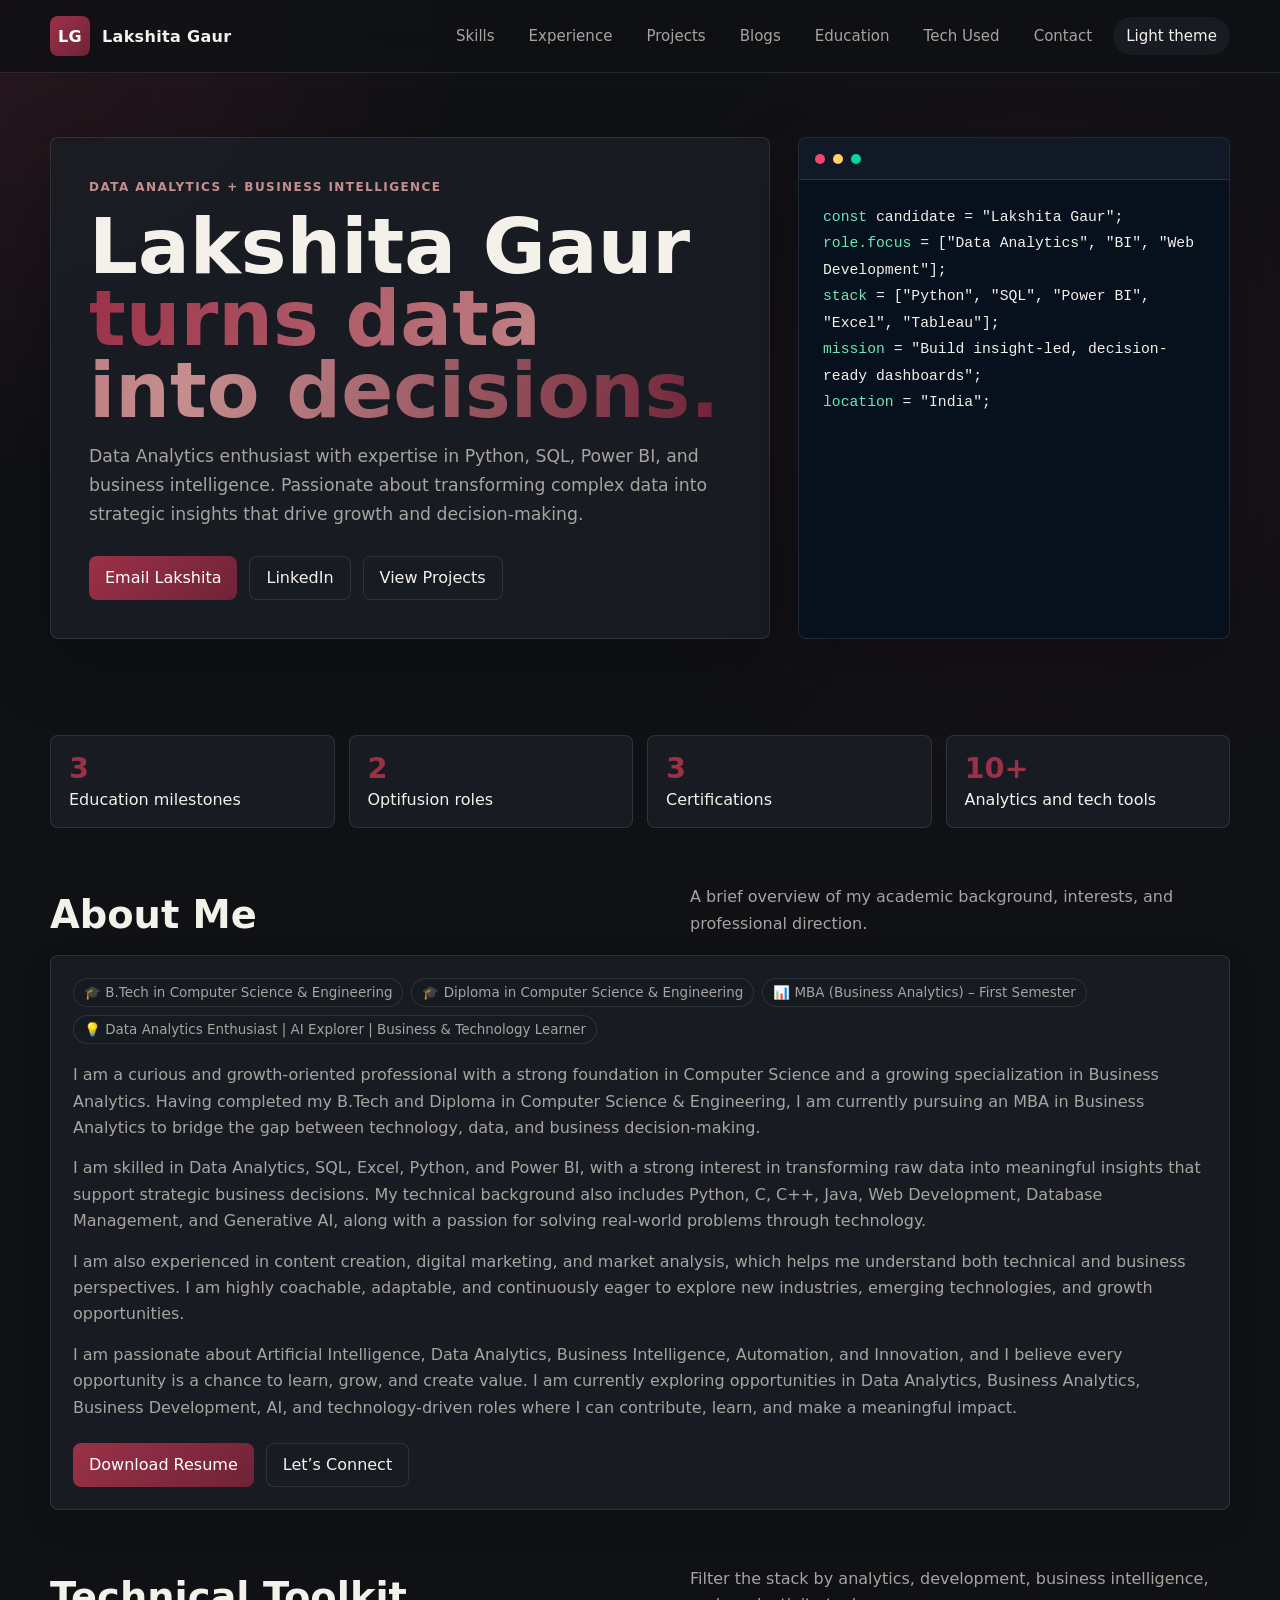
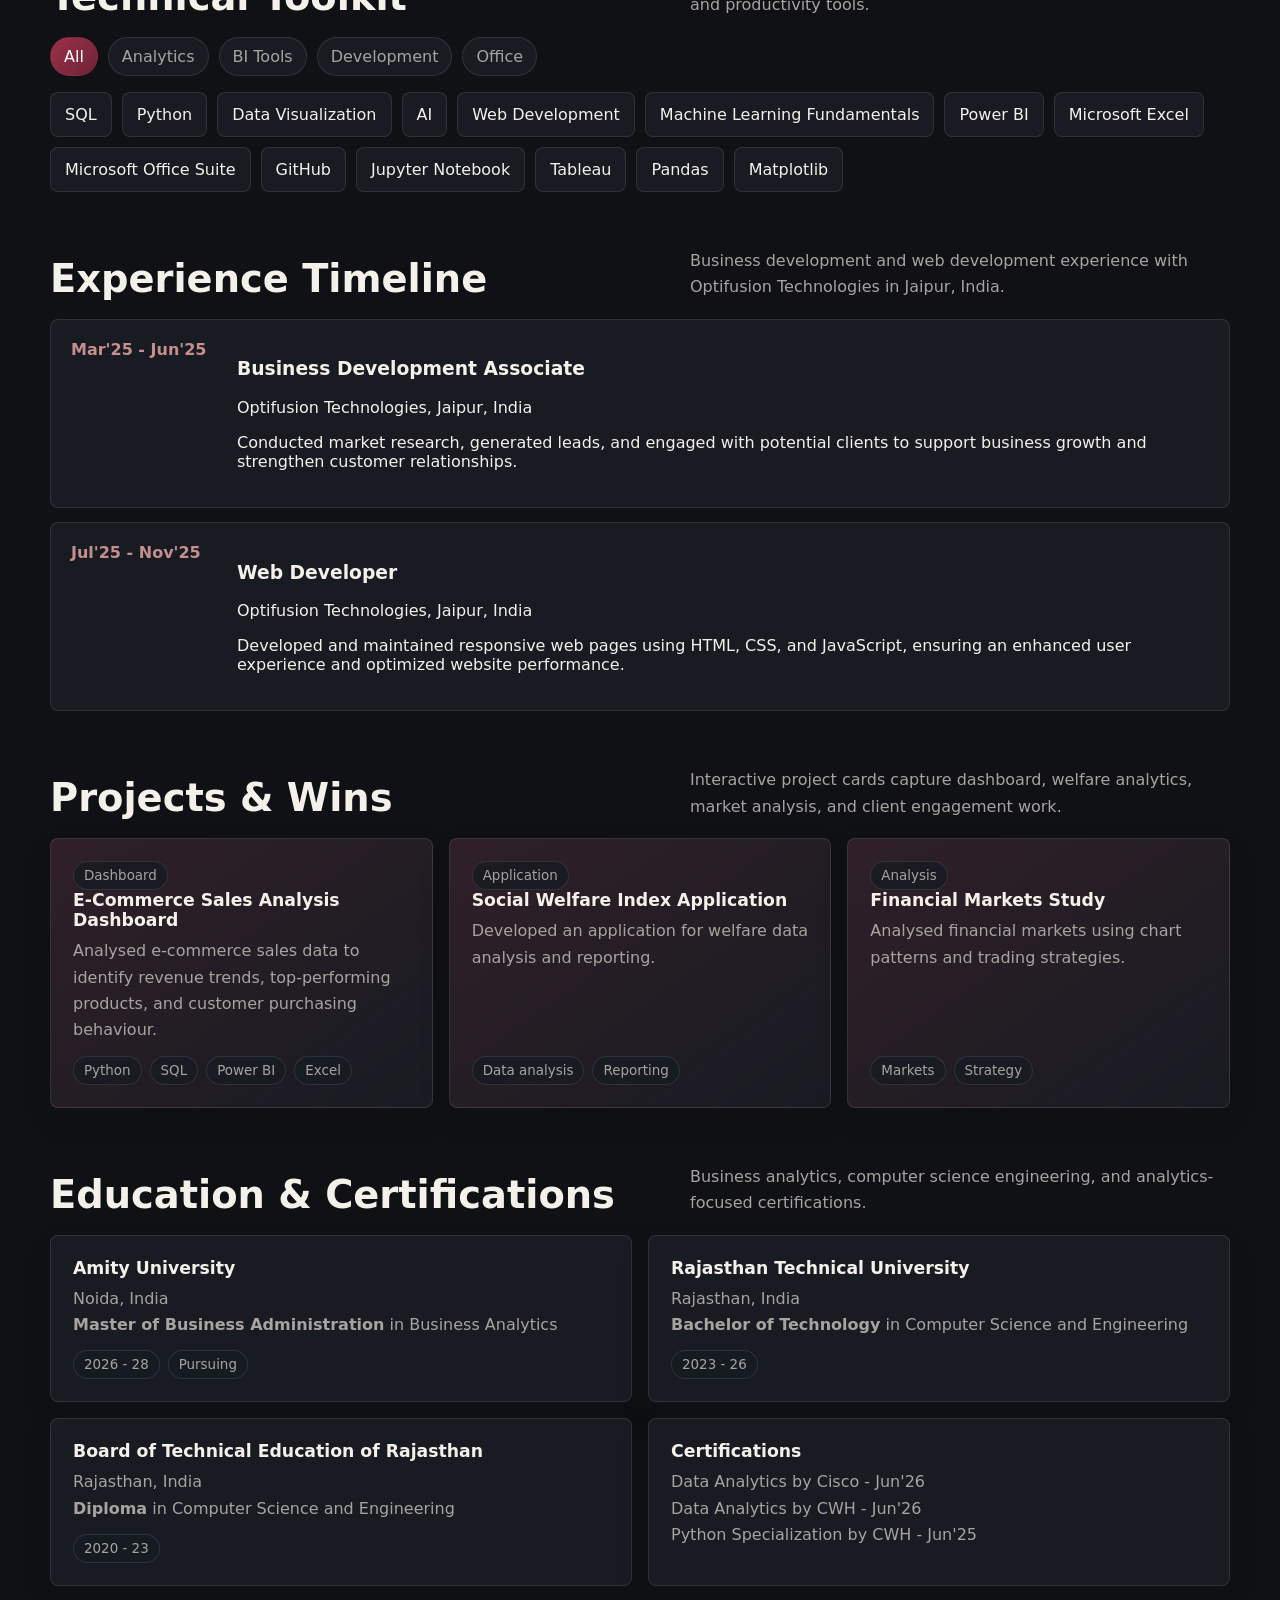
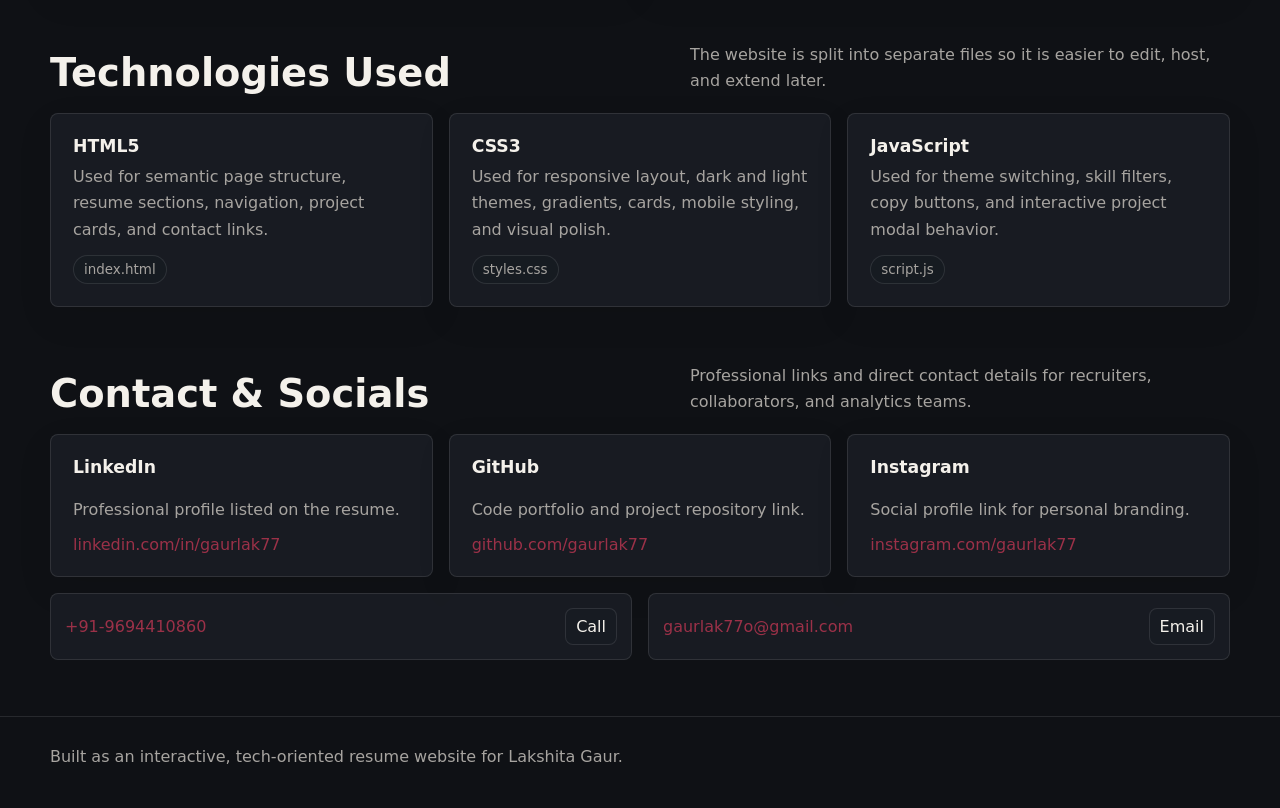
<file: index.html>
<!DOCTYPE html>
<html lang="en">

<head>
  <meta charset="UTF-8">
  <meta name="viewport" content="width=device-width, initial-scale=1.0">
  <title>Lakshita Gaur | Data Analytics Portfolio</title>
  <link rel="icon" type="image/png" href="logo.png">
  <meta name="description"
    content="Interactive resume website for Lakshita Gaur, Data Analytics and Business Intelligence enthusiast.">
  <link rel="stylesheet" href="styles.css">
</head>

<body>
  <header class="topbar">
    <nav class="shell nav" aria-label="Main navigation">
      <a class="brand" href="#top" aria-label="Lakshita Gaur home">
        <span class="brand-mark">LG</span>
        <span>Lakshita Gaur</span>
      </a>
      <div class="nav-links">
        <a href="#skills">Skills</a>
        <a href="#experience">Experience</a>
        <a href="#projects">Projects</a>
        <a href="blog.html">Blogs</a>
        <a href="#education">Education</a>
        <a href="#technologies">Tech Used</a>
        <a href="#contact">Contact</a>
        <button class="theme-toggle" type="button" id="themeToggle">Light theme</button>
      </div>
    </nav>
  </header>

  <main id="top" class="shell">
    <section class="hero" aria-label="Intro">
      <div class="hero-copy">
        <span class="eyebrow">Data analytics + business intelligence</span>
        <h1>Lakshita Gaur<br><span class="gradient-text">turns data into decisions.</span></h1>
        <p>
          Data Analytics enthusiast with expertise in Python, SQL, Power BI, and business intelligence.
          Passionate about transforming complex data into strategic insights that drive growth and decision-making.
        </p>
        <div class="actions">
          <a class="btn primary" href="mailto:gaurlak77o@gmail.com">Email Lakshita</a>
          <a class="btn" href="https://www.linkedin.com/in/gaurlak77" target="_blank" rel="noreferrer">LinkedIn</a>
          <a class="btn" href="#projects">View Projects</a>
        </div>
      </div>

      <aside class="terminal" aria-label="Profile terminal">
        <div class="terminal-bar">
          <span class="dot"></span>
          <span class="dot"></span>
          <span class="dot"></span>
        </div>
        <div class="terminal-body">
          <div><span>const</span> candidate = "Lakshita Gaur";</div>
          <div><span>role.focus</span> = ["Data Analytics", "BI", "Web Development"];</div>
          <div><span>stack</span> = ["Python", "SQL", "Power BI", "Excel", "Tableau"];</div>
          <div><span>mission</span> = "Build insight-led, decision-ready dashboards";</div>
          <div><span>location</span> = "India";</div>
        </div>
      </aside>
    </section>

    <div class="stats" aria-label="Resume highlights">
      <div class="stat"><strong>3</strong><span>Education milestones</span></div>
      <div class="stat"><strong>2</strong><span>Optifusion roles</span></div>
      <div class="stat"><strong>3</strong><span>Certifications</span></div>
      <div class="stat"><strong>10+</strong><span>Analytics and tech tools</span></div>
    </div>

    <section id="about">
      <div class="section-head">
        <h2>About Me</h2>
        <p>A brief overview of my academic background, interests, and professional direction.</p>
      </div>
      <div class="card about-card">
        <div class="about-highlights">
          <span class="pill">🎓 B.Tech in Computer Science & Engineering</span>
          <span class="pill">🎓 Diploma in Computer Science & Engineering</span>
          <span class="pill">📊 MBA (Business Analytics) – First Semester</span>
          <span class="pill">💡 Data Analytics Enthusiast | AI Explorer | Business & Technology Learner</span>
        </div>
        <p>
          I am a curious and growth-oriented professional with a strong foundation in Computer Science and a growing
          specialization in Business Analytics. Having completed my B.Tech and Diploma in Computer Science &
          Engineering, I am currently pursuing an MBA in Business Analytics to bridge the gap between technology, data,
          and business decision-making.
        </p>
        <p>
          I am skilled in Data Analytics, SQL, Excel, Python, and Power BI, with a strong interest in transforming raw
          data into meaningful insights that support strategic business decisions. My technical background also includes
          Python, C, C++, Java, Web Development, Database Management, and Generative AI, along with a passion for
          solving real-world problems through technology.
        </p>
        <p>
          I am also experienced in content creation, digital marketing, and market analysis, which helps me understand
          both technical and business perspectives. I am highly coachable, adaptable, and continuously eager to explore
          new industries, emerging technologies, and growth opportunities.
        </p>
        <p>
          I am passionate about Artificial Intelligence, Data Analytics, Business Intelligence, Automation, and
          Innovation, and I believe every opportunity is a chance to learn, grow, and create value. I am currently
          exploring opportunities in Data Analytics, Business Analytics, Business Development, AI, and technology-driven
          roles where I can contribute, learn, and make a meaningful impact.
        </p>
        <div class="actions">
          <a class="btn primary" href="resume.pdf" download>Download Resume</a>
          <a class="btn" href="#contact">Let’s Connect</a>
        </div>
      </div>
    </section>

    <section id="skills">
      <div class="section-head">
        <h2>Technical Toolkit</h2>
        <p>Filter the stack by analytics, development, business intelligence, and productivity tools.</p>
      </div>
      <div class="filters" aria-label="Skill filters">
        <button class="filter active" type="button" data-filter="all">All</button>
        <button class="filter" type="button" data-filter="analytics">Analytics</button>
        <button class="filter" type="button" data-filter="bi">BI Tools</button>
        <button class="filter" type="button" data-filter="dev">Development</button>
        <button class="filter" type="button" data-filter="office">Office</button>
      </div>
      <div class="skill-cloud" id="skillCloud">
        <span class="skill-chip" data-type="analytics">SQL</span>
        <span class="skill-chip" data-type="analytics dev">Python</span>
        <span class="skill-chip" data-type="analytics bi">Data Visualization</span>
        <span class="skill-chip" data-type="analytics">AI</span>
        <span class="skill-chip" data-type="dev">Web Development</span>
        <span class="skill-chip" data-type="analytics">Machine Learning Fundamentals</span>
        <span class="skill-chip" data-type="bi">Power BI</span>
        <span class="skill-chip" data-type="office analytics">Microsoft Excel</span>
        <span class="skill-chip" data-type="office">Microsoft Office Suite</span>
        <span class="skill-chip" data-type="dev">GitHub</span>
        <span class="skill-chip" data-type="analytics dev">Jupyter Notebook</span>
        <span class="skill-chip" data-type="bi analytics">Tableau</span>
        <span class="skill-chip" data-type="analytics dev">Pandas</span>
        <span class="skill-chip" data-type="analytics dev">Matplotlib</span>
      </div>
    </section>

    <section id="experience">
      <div class="section-head">
        <h2>Experience Timeline</h2>
        <p>Business development and web development experience with Optifusion Technologies in Jaipur, India.</p>
      </div>
      <div class="timeline">
        <article class="timeline-item">
          <div class="date">Mar'25 - Jun'25</div>
          <div>
            <h3>Business Development Associate</h3>
            <p>Optifusion Technologies, Jaipur, India</p>
            <p>Conducted market research, generated leads, and engaged with potential clients to support business growth
              and strengthen customer relationships.</p>
          </div>
        </article>
        <article class="timeline-item">
          <div class="date">Jul'25 - Nov'25</div>
          <div>
            <h3>Web Developer</h3>
            <p>Optifusion Technologies, Jaipur, India</p>
            <p>Developed and maintained responsive web pages using HTML, CSS, and JavaScript, ensuring an enhanced user
              experience and optimized website performance.</p>
          </div>
        </article>
      </div>
    </section>

    <section id="projects">
      <div class="section-head">
        <h2>Projects & Wins</h2>
        <p>Interactive project cards capture dashboard, welfare analytics, market analysis, and client engagement work.
        </p>
      </div>
      <div class="grid three">
        <article class="card project-card" tabindex="0" role="button" data-project="sales">
          <div>
            <span class="pill">Dashboard</span>
            <h3>E-Commerce Sales Analysis Dashboard</h3>
            <p>Analysed e-commerce sales data to identify revenue trends, top-performing products, and customer
              purchasing behaviour.</p>
          </div>
          <div class="meta">
            <span class="pill">Python</span>
            <span class="pill">SQL</span>
            <span class="pill">Power BI</span>
            <span class="pill">Excel</span>
          </div>
        </article>
        <article class="card project-card" tabindex="0" role="button" data-project="welfare">
          <div>
            <span class="pill">Application</span>
            <h3>Social Welfare Index Application</h3>
            <p>Developed an application for welfare data analysis and reporting.</p>
          </div>
          <div class="meta">
            <span class="pill">Data analysis</span>
            <span class="pill">Reporting</span>
          </div>
        </article>
        <article class="card project-card" tabindex="0" role="button" data-project="markets">
          <div>
            <span class="pill">Analysis</span>
            <h3>Financial Markets Study</h3>
            <p>Analysed financial markets using chart patterns and trading strategies.</p>
          </div>
          <div class="meta">
            <span class="pill">Markets</span>
            <span class="pill">Strategy</span>
          </div>
        </article>
      </div>
    </section>

    <section id="education">
      <div class="section-head">
        <h2>Education & Certifications</h2>
        <p>Business analytics, computer science engineering, and analytics-focused certifications.</p>
      </div>
      <div class="grid two">
        <article class="card">
          <h3>Amity University</h3>
          <p>Noida, India</p>
          <p><strong>Master of Business Administration</strong> in Business Analytics</p>
          <div class="meta"><span class="pill">2026 - 28</span><span class="pill">Pursuing</span></div>
        </article>
        <article class="card">
          <h3>Rajasthan Technical University</h3>
          <p>Rajasthan, India</p>
          <p><strong>Bachelor of Technology</strong> in Computer Science and Engineering</p>
          <div class="meta"><span class="pill">2023 - 26</span></div>
        </article>
        <article class="card">
          <h3>Board of Technical Education of Rajasthan</h3>
          <p>Rajasthan, India</p>
          <p><strong>Diploma</strong> in Computer Science and Engineering</p>
          <div class="meta"><span class="pill">2020 - 23</span></div>
        </article>
        <article class="card">
          <h3>Certifications</h3>
          <p>Data Analytics by Cisco - Jun'26</p>
          <p>Data Analytics by CWH - Jun'26</p>
          <p>Python Specialization by CWH - Jun'25</p>
        </article>
      </div>
    </section>

    <section id="technologies">
      <div class="section-head">
        <h2>Technologies Used</h2>
        <p>The website is split into separate files so it is easier to edit, host, and extend later.</p>
      </div>
      <div class="grid three">
        <article class="card">
          <h3>HTML5</h3>
          <p>Used for semantic page structure, resume sections, navigation, project cards, and contact links.</p>
          <div class="meta"><span class="pill">index.html</span></div>
        </article>
        <article class="card">
          <h3>CSS3</h3>
          <p>Used for responsive layout, dark and light themes, gradients, cards, mobile styling, and visual polish.</p>
          <div class="meta"><span class="pill">styles.css</span></div>
        </article>
        <article class="card">
          <h3>JavaScript</h3>
          <p>Used for theme switching, skill filters, copy buttons, and interactive project modal behavior.</p>
          <div class="meta"><span class="pill">script.js</span></div>
        </article>
      </div>
    </section>

    <section id="contact">
      <div class="section-head">
        <h2>Contact & Socials</h2>
        <p>Professional links and direct contact details for recruiters, collaborators, and analytics teams.</p>
      </div>
      <div class="contact-grid">
        <article class="card social-card">
          <h3>LinkedIn</h3>
          <p>Professional profile listed on the resume.</p>
          <a href="https://www.linkedin.com/in/gaurlak77" target="_blank" rel="noreferrer">linkedin.com/in/gaurlak77</a>
        </article>
        <article class="card social-card">
          <h3>GitHub</h3>
          <p>Code portfolio and project repository link.</p>
          <a href="https://github.com/gaurlak77" target="_blank" rel="noreferrer">github.com/gaurlak77</a>
        </article>
        <article class="card social-card">
          <h3>Instagram</h3>
          <p>Social profile link for personal branding.</p>
          <a href="https://www.instagram.com/gaurlak77" target="_blank" rel="noreferrer">instagram.com/gaurlak77</a>
        </article>
      </div>
      <div class="grid two contact-copy-grid">
        <div class="copy-row">
          <a href="tel:+919694410860">+91-9694410860</a>
          <a class="contact-link" href="tel:+919694410860">Call</a>
        </div>
        <div class="copy-row">
          <a href="mailto:gaurlak77o@gmail.com">gaurlak77o@gmail.com</a>
          <a class="contact-link" href="mailto:gaurlak77o@gmail.com">Email</a>
        </div>
      </div>
    </section>
  </main>

  <div class="modal" id="projectModal" aria-hidden="true" aria-labelledby="modalTitle" role="dialog">
    <div class="modal-panel">
      <h2 id="modalTitle">Project</h2>
      <p id="modalIntro"></p>
      <ul id="modalList"></ul>
      <button class="btn primary" type="button" id="closeModal">Close</button>
    </div>
  </div>

  <footer>
    <div class="shell">
      Built as an interactive, tech-oriented resume website for Lakshita Gaur.
    </div>
  </footer>

  <script src="script.js"></script>
</body>

</html>
</file>
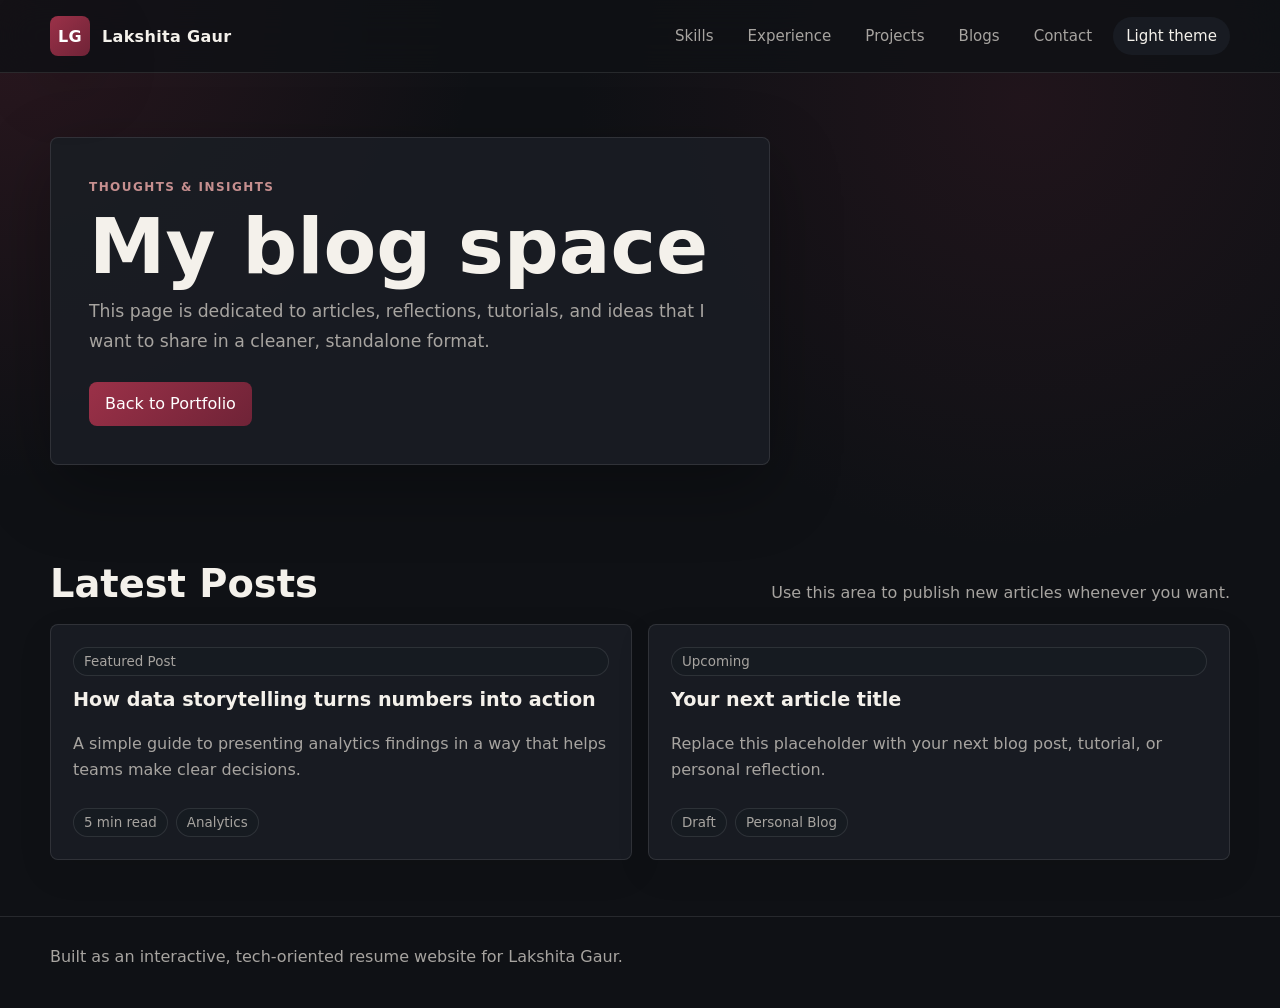
<file: blog.html>
<!DOCTYPE html>
<html lang="en">

<head>
    <meta charset="UTF-8">
    <meta name="viewport" content="width=device-width, initial-scale=1.0">
    <title>Blogs | Lakshita Gaur</title>
    <meta name="description" content="A dedicated blog page for Lakshita Gaur's articles and posts.">
    <link rel="stylesheet" href="styles.css">
</head>

<body>
    <header class="topbar">
        <nav class="shell nav" aria-label="Main navigation">
            <a class="brand" href="index.html" aria-label="Lakshita Gaur home">
                <span class="brand-mark">LG</span>
                <span>Lakshita Gaur</span>
            </a>
            <div class="nav-links">
                <a href="index.html#skills">Skills</a>
                <a href="index.html#experience">Experience</a>
                <a href="index.html#projects">Projects</a>
                <a href="blog.html" aria-current="page">Blogs</a>
                <a href="index.html#contact">Contact</a>
                <button class="theme-toggle" type="button" id="themeToggle">Light theme</button>
            </div>
        </nav>
    </header>

    <main class="shell">
        <section class="hero" aria-label="Blog intro">
            <div class="hero-copy">
                <span class="eyebrow">Thoughts & insights</span>
                <h1>My blog space</h1>
                <p>
                    This page is dedicated to articles, reflections, tutorials, and ideas that I want to share in a
                    cleaner, standalone format.
                </p>
                <div class="actions">
                    <a class="btn primary" href="index.html">Back to Portfolio</a>
                </div>
            </div>
        </section>

        <section>
            <div class="section-head">
                <h2>Latest Posts</h2>
                <p>Use this area to publish new articles whenever you want.</p>
            </div>
            <div class="grid two">
                <article class="card blog-card">
                    <span class="pill">Featured Post</span>
                    <h3>How data storytelling turns numbers into action</h3>
                    <p>A simple guide to presenting analytics findings in a way that helps teams make clear decisions.
                    </p>
                    <div class="meta">
                        <span class="pill">5 min read</span>
                        <span class="pill">Analytics</span>
                    </div>
                </article>
                <article class="card blog-card">
                    <span class="pill">Upcoming</span>
                    <h3>Your next article title</h3>
                    <p>Replace this placeholder with your next blog post, tutorial, or personal reflection.</p>
                    <div class="meta">
                        <span class="pill">Draft</span>
                        <span class="pill">Personal Blog</span>
                    </div>
                </article>
            </div>
        </section>
    </main>

    <footer>
        <div class="shell">
            Built as an interactive, tech-oriented resume website for Lakshita Gaur.
        </div>
    </footer>

    <script src="script.js"></script>
</body>

</html>
</file>
<file: styles.css>
:root {
  --bg: #0f1115;
  --panel: rgba(26, 29, 36, 0.9);
  --panel-strong: #171b22;
  --text: #f4f1eb;
  --muted: #a7a4a0;
  --brand: #9b3148;
  --brand-2: #6f2337;
  --accent: #c68f8f;
  --line: rgba(255, 255, 255, 0.1);
  --shadow: 0 24px 70px rgba(0, 0, 0, 0.3);
}

body.light {
  --bg: #f5f2ee;
  --panel: rgba(255, 255, 255, 0.92);
  --panel-strong: #fcf9f7;
  --text: #24181b;
  --muted: #6f6266;
  --brand: #9b3148;
  --brand-2: #7a2f41;
  --accent: #8b5a62;
  --line: rgba(36, 24, 27, 0.11);
  --shadow: 0 16px 44px rgba(70, 44, 49, 0.12);
}

* {
  box-sizing: border-box;
}

html {
  scroll-behavior: smooth;
}

body {
  margin: 0;
  font-family: Inter, ui-sans-serif, system-ui, -apple-system, BlinkMacSystemFont, "Segoe UI", sans-serif;
  color: var(--text);
  background:
    radial-gradient(circle at top left, rgba(155, 49, 72, 0.2), transparent 30rem),
    radial-gradient(circle at 80% 10%, rgba(111, 35, 55, 0.18), transparent 28rem),
    linear-gradient(135deg, var(--bg), var(--bg));
  min-height: 100vh;
  transition: background 0.3s ease, color 0.3s ease;
}

body.light {
  background:
    radial-gradient(circle at top left, rgba(155, 49, 72, 0.08), transparent 28rem),
    radial-gradient(circle at 80% 10%, rgba(111, 35, 55, 0.06), transparent 24rem),
    linear-gradient(135deg, var(--bg), #f7f2f0);
}

a {
  color: inherit;
  text-decoration: none;
}

button {
  font: inherit;
}

.shell {
  width: min(1180px, calc(100% - 32px));
  margin: 0 auto;
}

.topbar {
  position: sticky;
  top: 0;
  z-index: 20;
  backdrop-filter: blur(18px);
  background: color-mix(in srgb, var(--bg) 78%, transparent);
  border-bottom: 1px solid var(--line);
}

.nav {
  display: flex;
  align-items: center;
  justify-content: space-between;
  min-height: 72px;
  gap: 18px;
}

.brand {
  display: flex;
  align-items: center;
  gap: 12px;
  font-weight: 800;
  letter-spacing: 0.02em;
}

.brand-mark {
  display: grid;
  place-items: center;
  width: 40px;
  height: 40px;
  border-radius: 8px;
  background: linear-gradient(135deg, var(--brand), var(--brand-2));
  color: white;
  box-shadow: var(--shadow);
}

.nav-links {
  display: flex;
  align-items: center;
  gap: 8px;
  color: var(--muted);
  font-size: 0.94rem;
}

.nav-links a,
.theme-toggle {
  border: 1px solid transparent;
  border-radius: 999px;
  padding: 9px 12px;
}

.nav-links a:hover,
.theme-toggle:hover {
  border-color: var(--line);
  color: var(--text);
  background: var(--panel);
}

.theme-toggle {
  cursor: pointer;
  color: var(--text);
  background: var(--panel);
}

.hero {
  display: grid;
  grid-template-columns: minmax(0, 1.25fr) minmax(320px, 0.75fr);
  gap: 28px;
  align-items: stretch;
  padding: 64px 0 40px;
}

.hero-copy {
  padding: 38px;
  border: 1px solid var(--line);
  border-radius: 8px;
  background: var(--panel);
  box-shadow: var(--shadow);
}

.eyebrow {
  display: inline-flex;
  gap: 8px;
  align-items: center;
  color: var(--accent);
  font-weight: 700;
  text-transform: uppercase;
  letter-spacing: 0.12em;
  font-size: 0.75rem;
}

h1 {
  margin: 16px 0 14px;
  font-size: clamp(2.5rem, 6vw, 5.4rem);
  line-height: 0.94;
  letter-spacing: 0;
}

.gradient-text {
  background: linear-gradient(100deg, var(--brand), var(--accent), var(--brand-2));
  -webkit-background-clip: text;
  background-clip: text;
  color: transparent;
}

.hero-copy p {
  max-width: 760px;
  margin: 0;
  color: var(--muted);
  font-size: 1.08rem;
  line-height: 1.7;
}

.actions {
  display: flex;
  flex-wrap: wrap;
  gap: 12px;
  margin-top: 26px;
}

.btn {
  display: inline-flex;
  align-items: center;
  justify-content: center;
  gap: 8px;
  border: 1px solid var(--line);
  border-radius: 8px;
  min-height: 44px;
  padding: 0 16px;
  cursor: pointer;
  background: var(--panel-strong);
  color: var(--text);
  transition: transform 0.2s ease, border-color 0.2s ease, background 0.2s ease;
}

.btn:hover {
  transform: translateY(-2px);
  border-color: color-mix(in srgb, var(--brand) 70%, var(--line));
}

.btn.primary {
  border: 0;
  color: white;
  background: linear-gradient(135deg, var(--brand), var(--brand-2));
}

.terminal {
  position: relative;
  overflow: hidden;
  border: 1px solid var(--line);
  border-radius: 8px;
  background: #07101d;
  box-shadow: var(--shadow);
}

body.light .terminal {
  background: #101827;
  color: #f7fbff;
}

.terminal-bar {
  display: flex;
  align-items: center;
  gap: 8px;
  height: 42px;
  padding: 0 16px;
  border-bottom: 1px solid rgba(255, 255, 255, 0.11);
  background: rgba(255, 255, 255, 0.04);
}

.dot {
  width: 10px;
  height: 10px;
  border-radius: 50%;
  background: #ef476f;
}

.dot:nth-child(2) {
  background: #ffd166;
}

.dot:nth-child(3) {
  background: #06d6a0;
}

.terminal-body {
  padding: 24px;
  font-family: "Cascadia Code", "Fira Code", Consolas, monospace;
  font-size: 0.92rem;
  line-height: 1.8;
}

.terminal-body span {
  color: #6ee7b7;
}

.stats {
  display: grid;
  grid-template-columns: repeat(4, 1fr);
  gap: 14px;
  margin: 20px 0 56px;
}

.stat {
  border: 1px solid var(--line);
  border-radius: 8px;
  padding: 18px;
  background: var(--panel);
}

.stat strong {
  display: block;
  color: var(--brand);
  font-size: 1.8rem;
  line-height: 1;
  margin-bottom: 8px;
}

section {
  margin: 0 0 56px;
  scroll-margin-top: 96px;
}

.section-head {
  display: flex;
  align-items: end;
  justify-content: space-between;
  gap: 20px;
  margin-bottom: 18px;
}

h2 {
  margin: 0;
  font-size: clamp(1.6rem, 3vw, 2.4rem);
}

.section-head p {
  max-width: 540px;
  margin: 0;
  color: var(--muted);
  line-height: 1.65;
}

.grid {
  display: grid;
  gap: 16px;
}

.grid.two {
  grid-template-columns: repeat(2, minmax(0, 1fr));
}

.grid.three {
  grid-template-columns: repeat(3, minmax(0, 1fr));
}

.card {
  border: 1px solid var(--line);
  border-radius: 8px;
  padding: 22px;
  background: var(--panel);
  box-shadow: 0 12px 36px rgba(0, 0, 0, 0.08);
}

.card h3 {
  margin: 0 0 8px;
  font-size: 1.08rem;
}

.card p {
  margin: 0;
  color: var(--muted);
  line-height: 1.65;
}

.about-card {
  display: flex;
  flex-direction: column;
  gap: 14px;
}

.about-highlights {
  display: flex;
  flex-wrap: wrap;
  gap: 8px;
  margin-bottom: 4px;
}

.about-card .actions {
  margin-top: 8px;
}

.blog-card {
  display: flex;
  flex-direction: column;
  gap: 12px;
}

.blog-card h3 {
  font-size: 1.2rem;
}

.meta {
  display: flex;
  flex-wrap: wrap;
  gap: 8px;
  margin: 12px 0 0;
}

.pill {
  display: inline-flex;
  align-items: center;
  border: 1px solid var(--line);
  border-radius: 999px;
  padding: 6px 10px;
  color: var(--muted);
  background: color-mix(in srgb, var(--panel-strong) 78%, transparent);
  font-size: 0.84rem;
}

.filters {
  display: flex;
  flex-wrap: wrap;
  gap: 10px;
  margin-bottom: 16px;
}

.filter {
  border: 1px solid var(--line);
  border-radius: 999px;
  padding: 9px 13px;
  cursor: pointer;
  color: var(--muted);
  background: var(--panel);
}

.filter.active {
  color: white;
  border-color: transparent;
  background: linear-gradient(135deg, var(--brand), var(--brand-2));
}

.skill-cloud {
  display: flex;
  flex-wrap: wrap;
  gap: 10px;
}

.skill-chip {
  border: 1px solid var(--line);
  border-radius: 8px;
  padding: 12px 14px;
  background: var(--panel);
  color: var(--text);
}

.skill-chip.hide {
  display: none;
}

.timeline {
  position: relative;
  display: grid;
  gap: 14px;
}

.timeline-item {
  display: grid;
  grid-template-columns: 150px 1fr;
  gap: 16px;
  border: 1px solid var(--line);
  border-radius: 8px;
  padding: 20px;
  background: var(--panel);
}

.date {
  color: var(--accent);
  font-weight: 800;
}

.project-card {
  cursor: pointer;
  min-height: 240px;
  display: flex;
  flex-direction: column;
  justify-content: space-between;
  background:
    linear-gradient(145deg, color-mix(in srgb, var(--brand) 18%, transparent), transparent),
    var(--panel);
}

.project-card:hover {
  border-color: var(--brand);
}

.social-card {
  display: flex;
  flex-direction: column;
  gap: 12px;
}

.social-card a {
  color: var(--brand);
  word-break: break-word;
}

.contact-grid {
  display: grid;
  grid-template-columns: repeat(3, minmax(0, 1fr));
  gap: 16px;
}

.contact-copy-grid {
  margin-top: 16px;
}

.copy-row {
  display: flex;
  align-items: center;
  justify-content: space-between;
  gap: 12px;
  border: 1px solid var(--line);
  border-radius: 8px;
  padding: 14px;
  background: var(--panel);
  color: var(--muted);
}

.copy-row a {
  color: var(--brand);
  text-decoration: none;
}

.copy-row .contact-link {
  flex: 0 0 auto;
  border: 1px solid var(--line);
  border-radius: 8px;
  padding: 8px 10px;
  cursor: pointer;
  color: var(--text);
  background: var(--panel-strong);
}

.modal {
  position: fixed;
  inset: 0;
  display: none;
  place-items: center;
  z-index: 30;
  padding: 24px;
  background: rgba(0, 0, 0, 0.52);
}

.modal.open {
  display: grid;
}

.modal-panel {
  width: min(620px, 100%);
  border: 1px solid var(--line);
  border-radius: 8px;
  padding: 24px;
  background: var(--panel-strong);
  box-shadow: var(--shadow);
}

.modal-panel ul {
  color: var(--muted);
  line-height: 1.7;
  padding-left: 20px;
}

footer {
  padding: 30px 0 42px;
  color: var(--muted);
  border-top: 1px solid var(--line);
}

@media (max-width: 900px) {

  .hero,
  .grid.two,
  .grid.three,
  .contact-grid {
    grid-template-columns: 1fr;
  }

  .stats {
    grid-template-columns: repeat(2, 1fr);
  }

  .nav {
    align-items: flex-start;
    flex-direction: column;
    padding: 14px 0;
  }

  .nav-links {
    width: 100%;
    overflow-x: auto;
    padding-bottom: 2px;
  }
}

@media (max-width: 620px) {
  .shell {
    width: min(100% - 22px, 1180px);
  }

  .hero-copy,
  .terminal-body,
  .card {
    padding: 18px;
  }

  .stats,
  .timeline-item {
    grid-template-columns: 1fr;
  }

  .section-head {
    display: block;
  }

  .section-head p {
    margin-top: 10px;
  }
}
</file>
